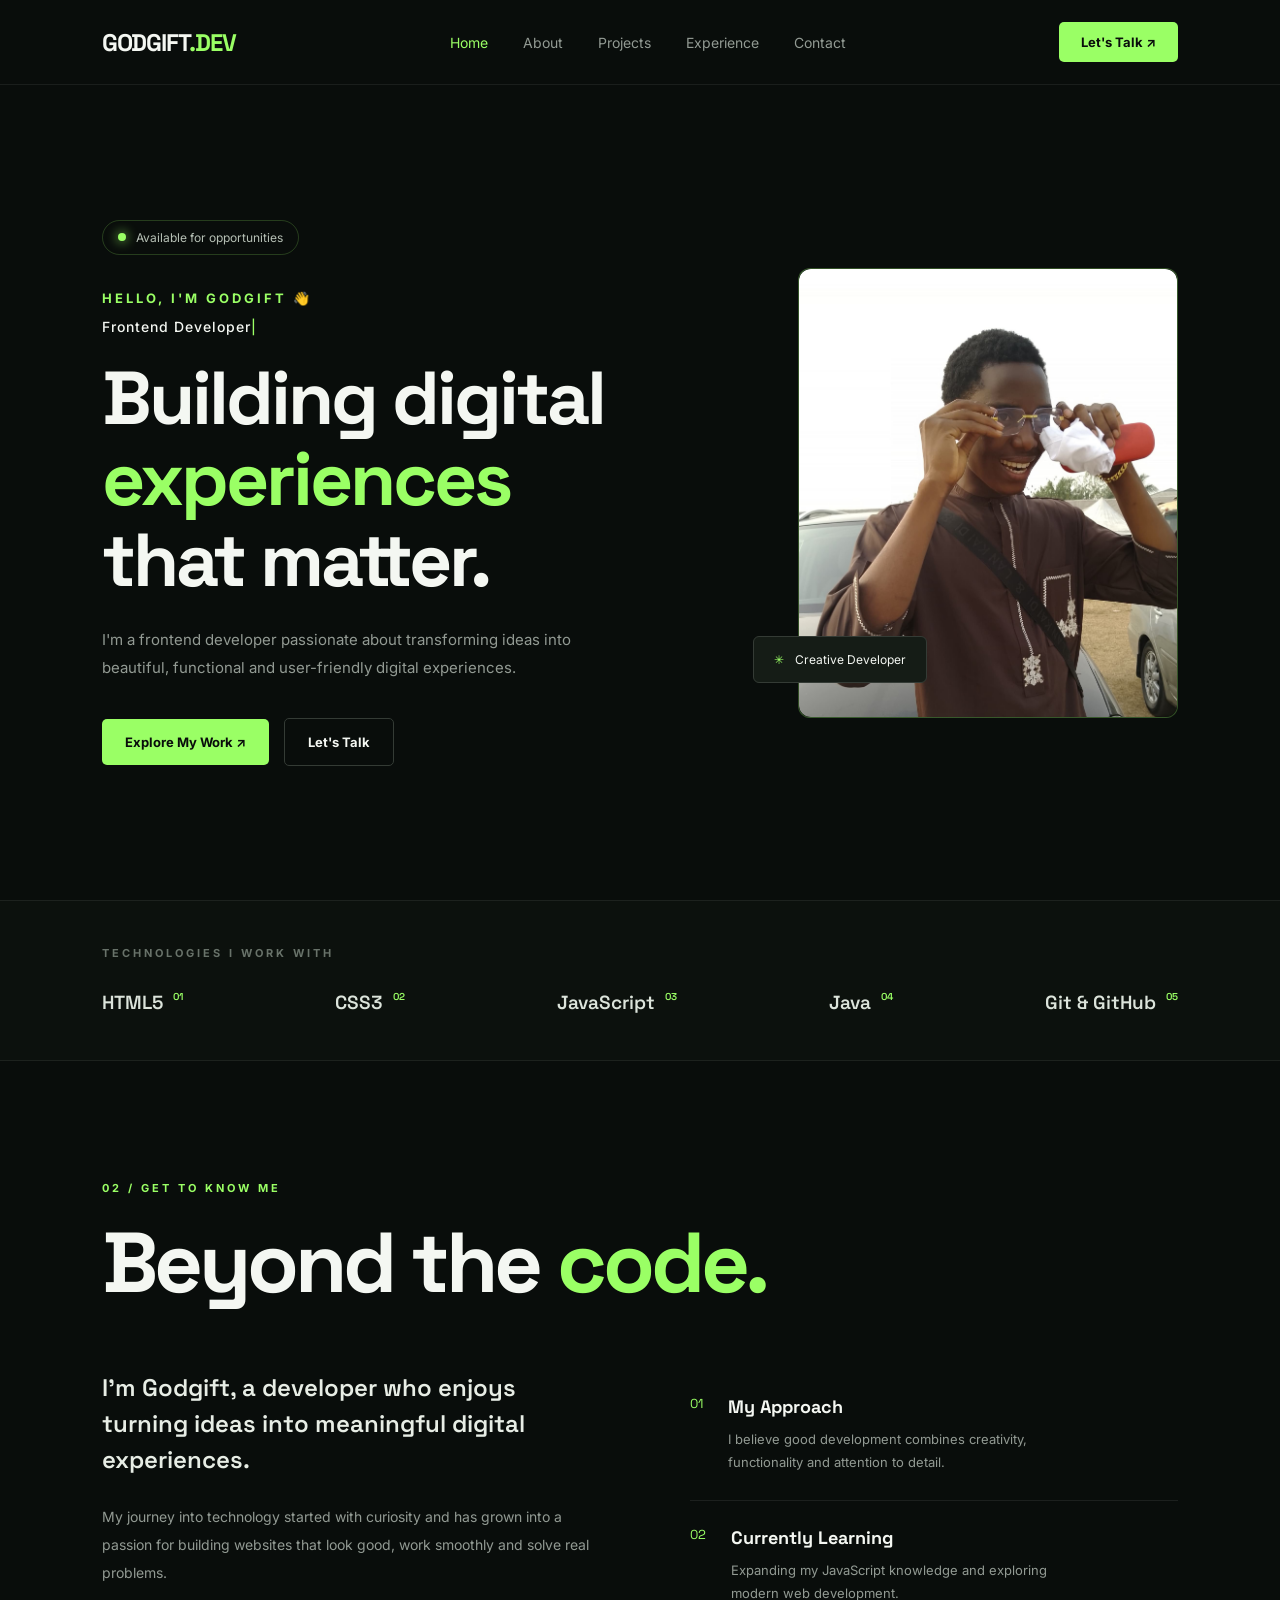
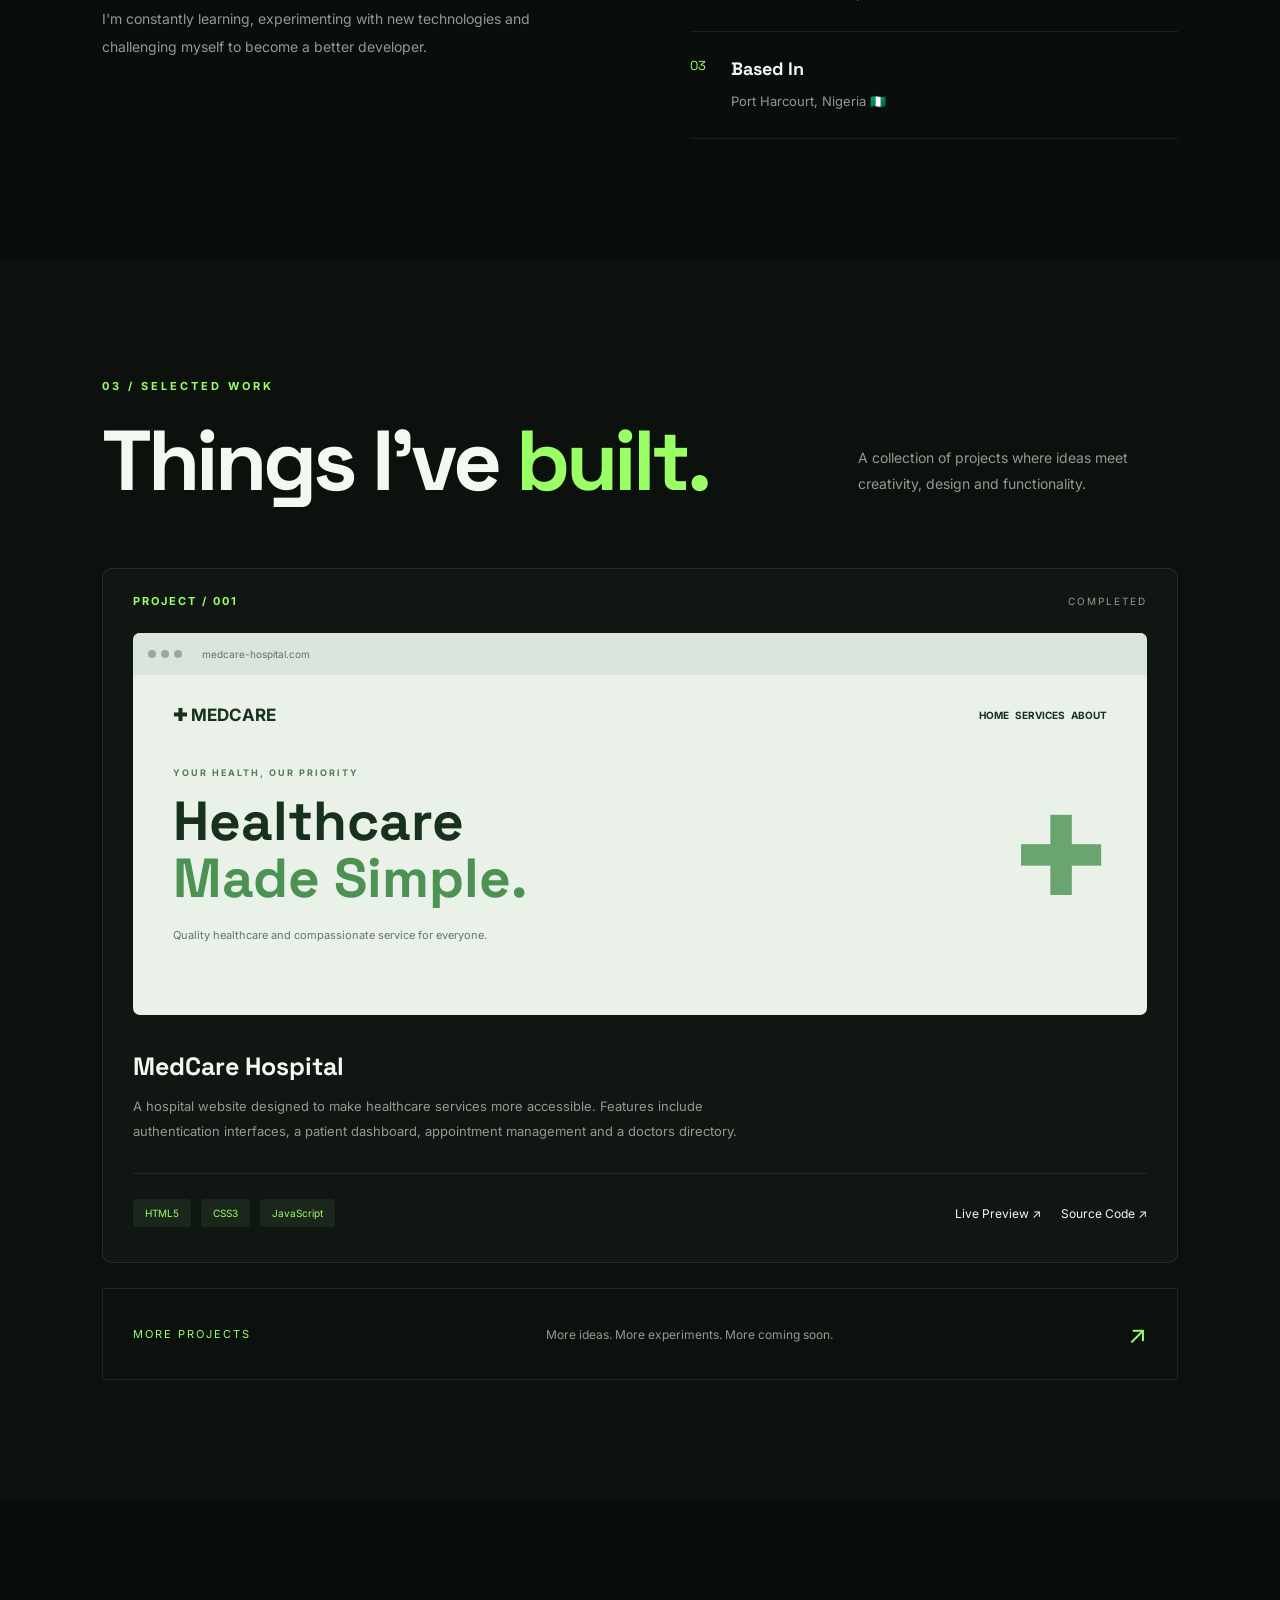
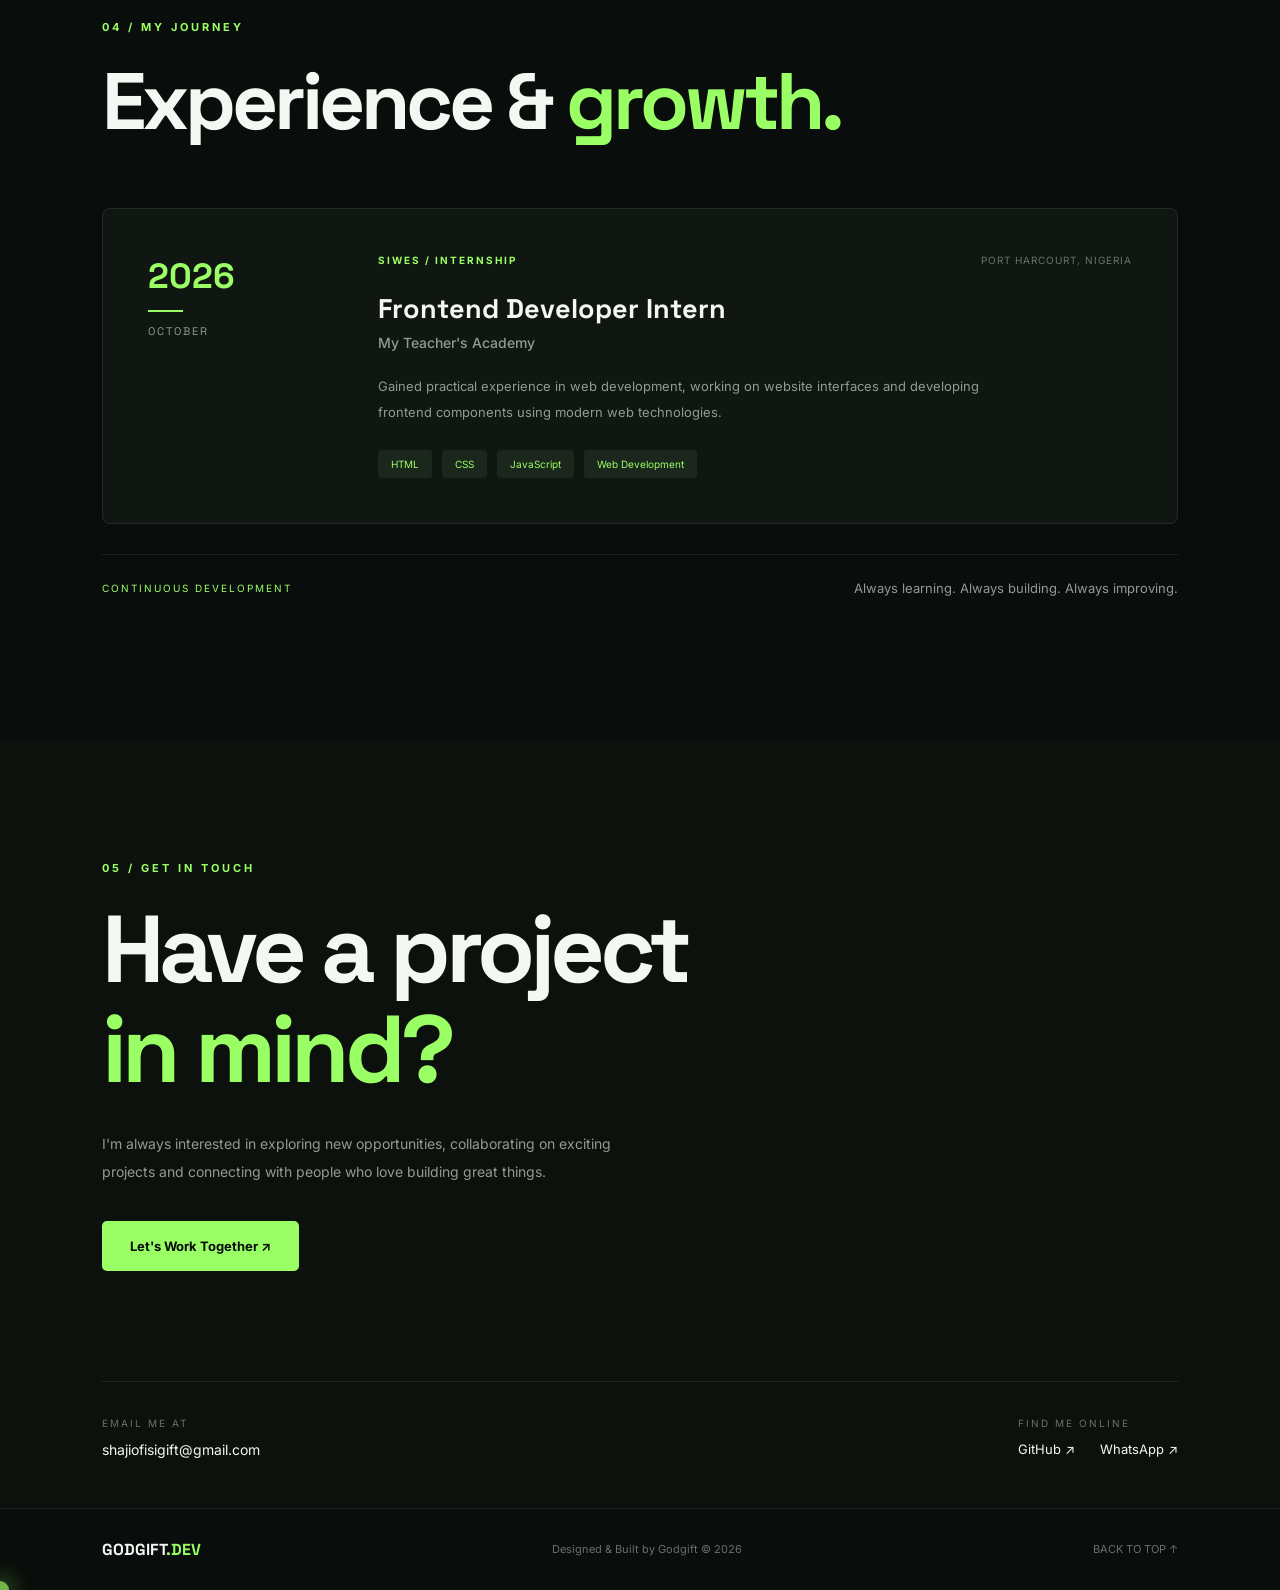
<file: index.html>
<!DOCTYPE html>
<html lang="en">

<head>
    <meta charset="UTF-8">
    <meta name="viewport" content="width=device-width, initial-scale=1.0">

    <meta property="og:title" content="Godgift | Frontend Developer">

    <meta property="og:description"
        content="I build modern, responsive and user-friendly digital experiences. Explore my work and let's collaborate.">

    <meta property="og:type" content="website">

    <meta property="og:image" content="images/og-image.png">

    <title>Godgift | Frontend Developer</title>

    <meta name="description"
        content="Godgift is a frontend developer based in Port Harcourt, Nigeria, building modern, responsive and user-friendly websites.">

    <meta name="theme-color" content="#090D0B">

    <link rel="icon" type="image/svg+xml" href="images/favicon.svg">

    <link rel="stylesheet" href="style.css">

    <script src="script.js" defer></script>
</head>

<body>

    <div class="preloader" id="preloader">
        <div class="loader-content">
            <h2>GODGIFT<span>.DEV</span></h2>
            <div class="loader-bar">
                <div class="loader-progress" id="loaderProgress"></div>
            </div>
            <p id="loaderPercentage">0%</p>
        </div>
    </div>

    <header class="navbar">

        <a href="#home" class="logo">
            GODGIFT<span>.DEV</span>
        </a>

        <nav class="nav-links" id="navLinks">
            <a href="#home">Home</a>
            <a href="#about">About</a>
            <a href="#projects">Projects</a>
            <a href="#experience">Experience</a>
            <a href="#contact">Contact</a>
        </nav>

        <a href="#contact" class="nav-button">
            Let's Talk ↗
        </a>

        <button class="menu-toggle" id="menuToggle" aria-label="Toggle navigation">
            ☰
        </button>

    </header>

    <main>

        <section class="hero" id="home">

            <div class="hero-content">

                <div class="availability">
                    <span class="status-dot"></span>
                    Available for opportunities
                </div>

                <p class="hero-intro">
                    HELLO, I'M GODGIFT 👋
                    <span class="typing-text"></span>
                </p>
                <h1>
                    Building digital
                    <span>experiences</span>
                    that matter.
                </h1>

                <p class="hero-description">
                    I'm a frontend developer passionate about
                    transforming ideas into beautiful, functional
                    and user-friendly digital experiences.
                </p>

                <div class="hero-buttons">
                    <a href="#projects" class="primary-btn magnetic">Explore My Work ↗</a>

                    <a href="#contact" class="secondary-btn">
                        Let's Talk
                    </a>
                </div>

            </div>


            <div class="hero-visual">

                <div class="portrait-placeholder">

                    <img src="Godgift.jpg" alt="Temporary developer portrait" class="developer-photo">

                    <span class="placeholder-caption">
                        DEVELOPER_PROFILE.exe
                    </span>

                </div>

                <div class="floating-tag">
                    <span>✳</span> Creative Developer
                </div>

            </div>

        </section>



    </main>

    <section class="tech-stack">

        <p class="stack-label">TECHNOLOGIES I WORK WITH</p>

        <div class="stack-list">

            <div class="stack-item">HTML5 <span>01</span></div>
            <div class="stack-item">CSS3 <span>02</span></div>
            <div class="stack-item">JavaScript <span>03</span></div>
            <div class="stack-item">Java <span>04</span></div>
            <div class="stack-item">Git & GitHub <span>05</span></div>

        </div>

    </section>

    <section class="about-section" id="about">

        <div class="about-heading">
            <p class="section-label">02 / GET TO KNOW ME</p>

            <h2>
                Beyond the
                <span>code.</span>
            </h2>
        </div>

        <div class="about-content">

            <div class="about-left">

                <p class="about-intro">
                    I'm Godgift, a developer who enjoys turning
                    ideas into meaningful digital experiences.
                </p>

                <p class="about-description">
                    My journey into technology started with curiosity
                    and has grown into a passion for building websites
                    that look good, work smoothly and solve real problems.
                </p>

                <p class="about-description">
                    I'm constantly learning, experimenting with new
                    technologies and challenging myself to become
                    a better developer.
                </p>

            </div>


            <div class="about-right">

                <div class="about-info">

                    <span class="info-number">01</span>

                    <div>
                        <h3>My Approach</h3>
                        <p>
                            I believe good development combines
                            creativity, functionality and attention
                            to detail.
                        </p>
                    </div>

                </div>


                <div class="about-info">

                    <span class="info-number">02</span>

                    <div>
                        <h3>Currently Learning</h3>
                        <p>
                            Expanding my JavaScript knowledge
                            and exploring modern web development.
                        </p>
                    </div>

                </div>


                <div class="about-info">

                    <span class="info-number">03</span>

                    <div>
                        <h3>Based In</h3>
                        <p>Port Harcourt, Nigeria 🇳🇬</p>
                    </div>

                </div>

            </div>

        </div>

    </section>

    <section class="projects-section" id="projects">

        <div class="projects-header">

            <div>
                <p class="section-label">03 / SELECTED WORK</p>

                <h2>
                    Things I've
                    <span>built.</span>
                </h2>
            </div>

            <p class="projects-intro">
                A collection of projects where ideas meet
                creativity, design and functionality.
            </p>

        </div>


        <div class="project-card">

            <div class="project-top">

                <span class="project-number">PROJECT / 001</span>

                <span class="project-status">
                    COMPLETED
                </span>

            </div>


            <div class="project-preview">

                <div class="browser-bar">

                    <div class="browser-dots">
                        <span></span>
                        <span></span>
                        <span></span>
                    </div>

                    <p>medcare-hospital.com</p>

                </div>

                <div class="preview-content">

                    <div class="preview-nav">
                        <span>✚ MEDCARE</span>
                        <span>HOME &nbsp; SERVICES &nbsp; ABOUT</span>
                    </div>

                    <div class="preview-hero">

                        <div>
                            <p>YOUR HEALTH, OUR PRIORITY</p>

                            <h3>
                                Healthcare
                                <span>Made Simple.</span>
                            </h3>

                            <small>
                                Quality healthcare and compassionate
                                service for everyone.
                            </small>

                        </div>

                        <div class="preview-symbol">✚</div>

                    </div>

                </div>

            </div>


            <div class="project-details">

                <div class="project-info">

                    <h3>MedCare Hospital</h3>

                    <p>
                        A hospital website designed to make healthcare
                        services more accessible. Features include
                        authentication interfaces, a patient dashboard,
                        appointment management and a doctors directory.
                    </p>

                </div>


                <div class="project-bottom">

                    <div class="project-tech">

                        <span>HTML5</span>
                        <span>CSS3</span>
                        <span>JavaScript</span>

                    </div>

                    <div class="project-links">

                        <a href="https://godgift001-web.github.io/medcare-hospital/" class="project-link">
                            Live Preview ↗
                        </a>

                        <a href="https://github.com/Godgift001-web/medcare-hospital" class="project-link">
                            Source Code ↗
                        </a>

                    </div>

                </div>

            </div>

        </div>


        <div class="more-projects">

            <span>MORE PROJECTS</span>

            <p>More ideas. More experiments. More coming soon.</p>

            <span class="more-arrow">↗</span>

        </div>

    </section>

    <section class="experience-section" id="experience">

        <div class="experience-heading">

            <p class="section-label">04 / MY JOURNEY</p>

            <h2>
                Experience &
                <span>growth.</span>
            </h2>

        </div>


        <div class="experience-card">

            <div class="experience-date">
                <span>2026</span>
                <span class="experience-line"></span>
                <span>OCTOBER</span>
            </div>


            <div class="experience-details">

                <div class="experience-top">
                    <span class="experience-type">SIWES / INTERNSHIP</span>
                    <span class="experience-location">PORT HARCOURT, NIGERIA</span>
                </div>

                <h3>Frontend Developer Intern</h3>

                <h4>My Teacher's Academy</h4>

                <p>
                    Gained practical experience in web development,
                    working on website interfaces and developing
                    frontend components using modern web technologies.
                </p>

                <div class="experience-skills">
                    <span>HTML</span>
                    <span>CSS</span>
                    <span>JavaScript</span>
                    <span>Web Development</span>
                </div>

            </div>

        </div>


        <div class="experience-note">
            <span>CONTINUOUS DEVELOPMENT</span>

            <p>
                Always learning. Always building.
                Always improving.
            </p>

        </div>

    </section>


    <section class="contact-section" id="contact">

        <div class="contact-content">

            <p class="section-label">05 / GET IN TOUCH</p>

            <h2>
                Have a project
                <span>in mind?</span>
            </h2>

            <p class="contact-description">
                I'm always interested in exploring new opportunities,
                collaborating on exciting projects and connecting
                with people who love building great things.
            </p>

            <a href="https://mail.google.com/mail/?view=cm&fs=1&to=shajiofisigift@gmail.com" class="contact-button">
                Let's Work Together ↗
            </a>

        </div>


        <div class="contact-bottom">

            <div class="contact-email">
                <span>EMAIL ME AT</span>
                <p>shajiofisigift@gmail.com</p>
            </div>

            <div class="contact-socials">

                <span>FIND ME ONLINE</span>

                <div>
                    <a href="https://github.com/Godgift001-web" target="_blank" rel="noopener noreferrer">GitHub ↗</a>
                    <a href="https://wa.me/2347019766575" target="_blank" rel="noopener noreferrer">
                        WhatsApp ↗
                    </a>
                </div>

            </div>

        </div>

    </section>

    <footer class="footer">

        <a href="#home" class="footer-logo">
            GODGIFT<span>.DEV</span>
        </a>

        <p>Designed & Built by Godgift © 2026</p>

        <a href="#home" class="back-to-top">
            BACK TO TOP ↑
        </a>

    </footer>

    <div class="cursor-glow"></div>
</body>

</html>
</file>
<file: style.css>
/* GOOGLE FONTS */
@import url('https://fonts.googleapis.com/css2?family=Inter:wght@400;500;600;700;800&family=Space+Grotesk:wght@400;500;600;700&display=swap');


/* GENERAL RESET */
* {
    margin: 0;
    padding: 0;
    box-sizing: border-box;
}

html {
    scroll-behavior: smooth;
}

body {
    background: #090D0B;
    color: #F4F7F2;
    font-family: 'Inter', sans-serif;
}


/* NAVIGATION BAR */
.navbar {
    width: 100%;
    height: 85px;
    padding: 0 8%;
    display: flex;
    align-items: center;
    justify-content: space-between;
    border-bottom: 1px solid rgba(255, 255, 255, 0.07);
}


/* LOGO */
.logo {
    font-family: 'Space Grotesk', sans-serif;
    font-size: 24px;
    font-weight: 700;
    color: #F4F7F2;
    text-decoration: none;
    letter-spacing: -1px;
}

.logo span {
    color: #9AFF65;
}


/* NAVIGATION LINKS */
.nav-links {
    display: flex;
    align-items: center;
    gap: 35px;
}

.nav-links a {
    color: #929A93;
    text-decoration: none;
    font-size: 14px;
    transition: 0.3s ease;
}

.nav-links a:hover {
    color: #9AFF65;
}


/* CONTACT BUTTON */
.nav-button {
    padding: 12px 22px;
    background: #9AFF65;
    color: #090D0B;
    text-decoration: none;
    font-size: 13px;
    font-weight: 700;
    border-radius: 5px;
    transition: 0.3s ease;
}

.nav-button:hover {
    background: #B5FF91;
    transform: translateY(-2px);
}

/* HERO SECTION */

.hero {
    min-height: calc(100vh - 85px);
    padding: 80px 8%;
    display: flex;
    align-items: center;
    justify-content: space-between;
    gap: 60px;
}


/* HERO CONTENT */

.hero-content {
    max-width: 600px;
}

.availability {
    display: inline-flex;
    align-items: center;
    gap: 10px;
    padding: 9px 15px;
    border: 1px solid rgba(154, 255, 101, 0.2);
    border-radius: 30px;
    color: #B6C0B5;
    font-size: 12px;
    margin-bottom: 35px;
}

.status-dot {
    width: 8px;
    height: 8px;
    background: #9AFF65;
    border-radius: 50%;
    box-shadow: 0 0 12px #9AFF65;
}

.hero-intro {
    color: #9AFF65;
    font-size: 13px;
    font-weight: 700;
    letter-spacing: 3px;
    margin-bottom: 20px;
}

.hero h1 {
    font-family: 'Space Grotesk', sans-serif;
    font-size: clamp(45px, 6vw, 75px);
    line-height: 1.08;
    letter-spacing: -3px;
    margin-bottom: 25px;
}

.hero h1 span {
    color: #9AFF65;
    display: block;
}

.hero-description {
    color: #929A93;
    font-size: 15px;
    line-height: 1.9;
    max-width: 480px;
    margin-bottom: 35px;
}


/* HERO BUTTONS */

.hero-buttons {
    display: flex;
    align-items: center;
    gap: 15px;
}

.primary-btn,
.secondary-btn {
    padding: 15px 23px;
    text-decoration: none;
    font-size: 13px;
    font-weight: 700;
    border-radius: 5px;
    transition: 0.3s ease;
    position: relative;
    overflow: hidden;
}

.primary-btn {
    background: #9AFF65;
    color: #090D0B;
}

.primary-btn:hover {
    background: #B5FF91;
    transform: translateY(-3px);
}

.secondary-btn {
    color: #F4F7F2;
    border: 1px solid #343B35;
}

.secondary-btn:hover {
    border-color: #9AFF65;
    color: #9AFF65;
}


/* PORTRAIT PLACEHOLDER */

.hero-visual {
    position: relative;
    width: 380px;
    flex-shrink: 0;
}

.portrait-placeholder {
    height: 450px;
    width: 100%;
    background: linear-gradient(145deg, #17231A, #0D110E);
    border: 1px solid rgba(154, 255, 101, 0.25);
    border-radius: 12px;
    display: flex;
    flex-direction: column;
    align-items: center;
    justify-content: center;
    position: relative;
    overflow: hidden;
}

.portrait-placeholder::before {
    content: "";
    position: absolute;
    width: 250px;
    height: 250px;
    background: #9AFF65;
    filter: blur(150px);
    opacity: 0.12;
}

.placeholder-icon {
    font-family: 'Space Grotesk', sans-serif;
    font-size: 110px;
    font-weight: 700;
    color: #9AFF65;
    z-index: 1;
}

.portrait-placeholder p {
    font-size: 11px;
    letter-spacing: 4px;
    color: #929A93;
    z-index: 1;
}

.placeholder-caption {
    position: absolute;
    bottom: 20px;
    font-size: 10px;
    color: #59635A;
    letter-spacing: 2px;
}


/* FLOATING TAG */

.floating-tag {
    position: absolute;
    bottom: 35px;
    left: -45px;
    padding: 15px 20px;
    background: #151C16;
    border: 1px solid #343B35;
    border-radius: 6px;
    font-size: 12px;
    color: #F4F7F2;
}

.floating-tag span {
    color: #9AFF65;
    margin-right: 8px;
}

/* TABLET RESPONSIVENESS */

@media (max-width: 1024px) {

    .hero {
        gap: 35px;
        padding: 60px 6%;
    }

    .hero-visual {
        width: 320px;
    }

    .portrait-placeholder {
        height: 400px;
    }

}


/* MOBILE RESPONSIVENESS */

@media (max-width: 768px) {

    .navbar {
        padding: 0 5%;
        height: 75px;
    }

    .nav-links {
        display: none;
    }

    .logo {
        font-size: 21px;
    }

    .hero {
        flex-direction: column;
        text-align: center;
        padding: 65px 6%;
        gap: 55px;
    }

    .hero-content {
        width: 100%;
    }

    .availability {
        margin-bottom: 25px;
    }

    .hero h1 {
        font-size: 48px;
        letter-spacing: -2px;
    }

    .hero-description {
        margin-left: auto;
        margin-right: auto;
    }

    .hero-buttons {
        justify-content: center;
        flex-wrap: wrap;
    }

    .hero-visual {
        width: 85%;
        max-width: 380px;
    }

    .portrait-placeholder {
        height: 400px;
    }

    .floating-tag {
        left: -15px;
    }

}


/* SMALL MOBILE DEVICES */

@media (max-width: 480px) {

    .nav-button {
        padding: 10px 14px;
        font-size: 11px;
    }

    .hero h1 {
        font-size: 40px;
    }

    .hero-description {
        font-size: 14px;
    }

    .hero-visual {
        width: 90%;
    }

    .portrait-placeholder {
        height: 350px;
    }

}

/* TECH STACK SECTION */

.tech-stack {
    padding: 45px 8%;
    border-top: 1px solid rgba(255, 255, 255, 0.07);
    border-bottom: 1px solid rgba(255, 255, 255, 0.07);
    background: #0C110D;
}

.stack-label {
    color: #687269;
    font-size: 11px;
    font-weight: 700;
    letter-spacing: 3px;
    margin-bottom: 30px;
}

.stack-list {
    display: flex;
    justify-content: space-between;
    align-items: center;
    flex-wrap: wrap;
    gap: 20px;
}

.stack-item {
    font-family: 'Space Grotesk', sans-serif;
    font-size: 19px;
    font-weight: 600;
    color: #DCE4DB;
    transition: 0.3s ease;
}

.stack-item span {
    color: #9AFF65;
    font-size: 10px;
    vertical-align: top;
    margin-left: 5px;
}

.stack-item:hover {
    color: #9AFF65;
    transform: translateY(-4px);
}


/* TECH STACK MOBILE */

@media (max-width: 768px) {

    .tech-stack {
        padding: 40px 6%;
    }

    .stack-list {
        justify-content: flex-start;
        gap: 25px 35px;
    }

    .stack-item {
        font-size: 16px;
    }

}



/* ABOUT SECTION */

.about-section {
    padding: 120px 8%;
    background: #090D0B;
}

.section-label {
    color: #9AFF65;
    font-size: 11px;
    font-weight: 700;
    letter-spacing: 3px;
    margin-bottom: 25px;
}

.about-heading h2 {
    font-family: 'Space Grotesk', sans-serif;
    font-size: clamp(55px, 7vw, 85px);
    line-height: 1;
    letter-spacing: -4px;
    margin-bottom: 65px;
}

.about-heading h2 span {
    color: #9AFF65;
}


/* ABOUT CONTENT */

.about-content {
    display: grid;
    grid-template-columns: 1fr 1fr;
    gap: 100px;
}

.about-left {
    max-width: 500px;
}

.about-intro {
    font-family: 'Space Grotesk', sans-serif;
    font-size: 24px;
    font-weight: 600;
    line-height: 1.5;
    color: #E7EDE5;
    margin-bottom: 25px;
}

.about-description {
    color: #929A93;
    font-size: 14px;
    line-height: 2;
    margin-bottom: 18px;
}


/* ABOUT INFORMATION */

.about-right {
    display: flex;
    flex-direction: column;
}

.about-info {
    display: flex;
    gap: 25px;
    padding: 25px 0;
    border-bottom: 1px solid rgba(255, 255, 255, 0.08);
}

.info-number {
    color: #9AFF65;
    font-family: 'Space Grotesk', sans-serif;
    font-size: 13px;
}

.about-info h3 {
    font-family: 'Space Grotesk', sans-serif;
    font-size: 18px;
    margin-bottom: 10px;
}

.about-info p {
    color: #929A93;
    font-size: 13px;
    line-height: 1.8;
    max-width: 350px;
}


/* ABOUT MOBILE RESPONSIVENESS */

@media (max-width: 768px) {

    .about-section {
        padding: 85px 6%;
    }

    .about-heading h2 {
        font-size: 60px;
        margin-bottom: 45px;
    }

    .about-content {
        grid-template-columns: 1fr;
        gap: 45px;
    }

    .about-intro {
        font-size: 21px;
    }

}

/* PROJECTS SECTION */

.projects-section {
    padding: 120px 8%;
    background: #0C110D;
}

.projects-header {
    display: flex;
    justify-content: space-between;
    align-items: flex-end;
    gap: 40px;
    margin-bottom: 65px;
}

.projects-header h2 {
    font-family: 'Space Grotesk', sans-serif;
    font-size: clamp(55px, 7vw, 85px);
    line-height: 1;
    letter-spacing: -4px;
}

.projects-header h2 span {
    color: #9AFF65;
}

.projects-intro {
    color: #929A93;
    font-size: 14px;
    line-height: 1.9;
    max-width: 320px;
    padding-bottom: 5px;
}


/* PROJECT CARD */

.project-card {
    border: 1px solid rgba(255, 255, 255, 0.09);
    background: #101712;
    border-radius: 10px;
    overflow: hidden;
}

.project-top {
    padding: 25px 30px;
    display: flex;
    justify-content: space-between;
    align-items: center;
}

.project-number {
    color: #9AFF65;
    font-size: 11px;
    letter-spacing: 2px;
    font-weight: 700;
}

.project-status {
    color: #929A93;
    font-size: 10px;
    letter-spacing: 2px;
}


/* BROWSER PREVIEW */

.project-preview {
    margin: 0 30px;
    background: #E9F1E9;
    border-radius: 7px;
    overflow: hidden;
}

.browser-bar {
    height: 42px;
    background: #DCE5DC;
    display: flex;
    align-items: center;
    padding: 0 15px;
    gap: 20px;
}

.browser-dots {
    display: flex;
    gap: 5px;
}

.browser-dots span {
    width: 8px;
    height: 8px;
    border-radius: 50%;
    background: #9BA99B;
}

.browser-bar p {
    font-size: 10px;
    color: #657265;
}


/* MINI WEBSITE PREVIEW */

.preview-content {
    padding: 30px 40px;
    color: #18301E;
}

.preview-nav {
    display: flex;
    justify-content: space-between;
    align-items: center;
    font-size: 10px;
    font-weight: 700;
}

.preview-nav span:first-child {
    font-size: 17px;
}

.preview-hero {
    min-height: 260px;
    display: flex;
    justify-content: space-between;
    align-items: center;
    gap: 20px;
}

.preview-hero p {
    font-size: 9px;
    font-weight: 700;
    letter-spacing: 2px;
    margin-bottom: 15px;
    color: #547A59;
}

.preview-hero h3 {
    font-family: 'Space Grotesk', sans-serif;
    font-size: clamp(30px, 5vw, 55px);
    line-height: 1.05;
    margin-bottom: 15px;
}

.preview-hero h3 span {
    color: #4B9253;
    display: block;
}

.preview-hero small {
    font-size: 11px;
    color: #647664;
}

.preview-symbol {
    font-size: 110px;
    color: #4B9253;
    opacity: 0.8;
}


/* PROJECT DETAILS */

.project-details {
    padding: 35px 30px;
}

.project-info h3 {
    font-family: 'Space Grotesk', sans-serif;
    font-size: 25px;
    margin-bottom: 12px;
}

.project-info p {
    max-width: 650px;
    color: #929A93;
    font-size: 13px;
    line-height: 1.9;
}

.project-bottom {
    display: flex;
    justify-content: space-between;
    align-items: center;
    gap: 25px;
    margin-top: 30px;
    padding-top: 25px;
    border-top: 1px solid rgba(255, 255, 255, 0.08);
}

.project-tech {
    display: flex;
    flex-wrap: wrap;
    gap: 10px;
}

.project-tech span {
    padding: 8px 12px;
    background: #1B271D;
    color: #9AFF65;
    font-size: 10px;
    border-radius: 4px;
}

.project-links {
    display: flex;
    gap: 20px;
}

.project-link {
    color: #F4F7F2;
    font-size: 12px;
    text-decoration: none;
    transition: 0.3s ease;
}

.project-link:hover {
    color: #9AFF65;
}


/* MORE PROJECTS */

.more-projects {
    margin-top: 25px;
    padding: 30px;
    border: 1px solid rgba(255, 255, 255, 0.09);
    display: flex;
    align-items: center;
    justify-content: space-between;
    gap: 20px;
}

.more-projects>span:first-child {
    color: #9AFF65;
    font-size: 11px;
    letter-spacing: 2px;
}

.more-projects p {
    color: #929A93;
    font-size: 12px;
}

.more-arrow {
    color: #9AFF65;
    font-size: 25px;
}


/* PROJECTS MOBILE */

@media (max-width: 768px) {

    .projects-section {
        padding: 85px 6%;
    }

    .projects-header {
        flex-direction: column;
        align-items: flex-start;
        gap: 20px;
    }

    .projects-header h2 {
        font-size: 60px;
    }

    .project-top {
        padding: 20px;
    }

    .project-preview {
        margin: 0 15px;
    }

    .preview-content {
        padding: 25px 20px;
    }

    .preview-nav span:last-child {
        display: none;
    }

    .preview-hero {
        min-height: 220px;
    }

    .preview-symbol {
        font-size: 65px;
    }

    .project-details {
        padding: 25px 20px;
    }

    .project-bottom {
        flex-direction: column;
        align-items: flex-start;
    }

    .project-links {
        flex-wrap: wrap;
    }

    .more-projects {
        flex-wrap: wrap;
    }

}

/* EXPERIENCE SECTION */

.experience-section {
    padding: 120px 8%;
    background: #090D0B;
}

.experience-heading h2 {
    font-family: 'Space Grotesk', sans-serif;
    font-size: clamp(50px, 7vw, 80px);
    line-height: 1.05;
    letter-spacing: -4px;
    margin-bottom: 65px;
}

.experience-heading h2 span {
    color: #9AFF65;
}


/* EXPERIENCE CARD */

.experience-card {
    display: grid;
    grid-template-columns: 180px 1fr;
    gap: 50px;
    padding: 45px;
    background: #101712;
    border: 1px solid rgba(255, 255, 255, 0.08);
    border-radius: 8px;
}


/* EXPERIENCE DATE */

.experience-date {
    display: flex;
    flex-direction: column;
    align-items: flex-start;
    gap: 12px;
    font-family: 'Space Grotesk', sans-serif;
}

.experience-date span:first-child {
    color: #9AFF65;
    font-size: 35px;
    font-weight: 700;
}

.experience-date span:last-child {
    color: #929A93;
    font-size: 11px;
    letter-spacing: 2px;
}

.experience-line {
    width: 35px;
    height: 2px;
    background: #9AFF65;
}


/* EXPERIENCE DETAILS */

.experience-top {
    display: flex;
    justify-content: space-between;
    gap: 20px;
    margin-bottom: 25px;
}

.experience-type {
    color: #9AFF65;
    font-size: 10px;
    font-weight: 700;
    letter-spacing: 2px;
}

.experience-location {
    color: #687269;
    font-size: 10px;
    letter-spacing: 1px;
}

.experience-details h3 {
    font-family: 'Space Grotesk', sans-serif;
    font-size: 27px;
    margin-bottom: 8px;
}

.experience-details h4 {
    color: #929A93;
    font-size: 14px;
    font-weight: 500;
    margin-bottom: 22px;
}

.experience-details p {
    color: #929A93;
    font-size: 13px;
    line-height: 2;
    max-width: 650px;
    margin-bottom: 25px;
}


/* EXPERIENCE SKILLS */

.experience-skills {
    display: flex;
    flex-wrap: wrap;
    gap: 10px;
}

.experience-skills span {
    padding: 8px 13px;
    background: #1B271D;
    color: #9AFF65;
    font-size: 10px;
    border-radius: 4px;
}


/* EXPERIENCE NOTE */

.experience-note {
    margin-top: 30px;
    padding: 25px 0;
    border-top: 1px solid rgba(255, 255, 255, 0.08);
    display: flex;
    justify-content: space-between;
    align-items: center;
    gap: 20px;
}

.experience-note span {
    color: #9AFF65;
    font-size: 10px;
    letter-spacing: 2px;
}

.experience-note p {
    color: #929A93;
    font-size: 13px;
}


/* EXPERIENCE RESPONSIVENESS */

@media (max-width: 768px) {

    .experience-section {
        padding: 85px 6%;
    }

    .experience-heading h2 {
        font-size: 55px;
        margin-bottom: 45px;
    }

    .experience-card {
        grid-template-columns: 1fr;
        gap: 30px;
        padding: 25px;
    }

    .experience-date {
        flex-direction: row;
        align-items: center;
    }

    .experience-date span:first-child {
        font-size: 25px;
    }

    .experience-top {
        flex-direction: column;
    }

    .experience-details h3 {
        font-size: 23px;
    }

    .experience-note {
        flex-direction: column;
        align-items: flex-start;
    }

}


/* CONTACT SECTION */

.contact-section {
    padding: 120px 8% 50px;
    background: #0C110D;
}

.contact-content {
    max-width: 850px;
    margin-bottom: 110px;
}

.contact-content h2 {
    font-family: 'Space Grotesk', sans-serif;
    font-size: clamp(55px, 8vw, 95px);
    line-height: 1.05;
    letter-spacing: -5px;
    margin-bottom: 30px;
}

.contact-content h2 span {
    display: block;
    color: #9AFF65;
}

.contact-description {
    max-width: 550px;
    color: #929A93;
    font-size: 14px;
    line-height: 2;
    margin-bottom: 35px;
}


/* CONTACT BUTTON */

.contact-button {
    display: inline-block;
    padding: 17px 28px;
    background: #9AFF65;
    color: #090D0B;
    text-decoration: none;
    font-size: 13px;
    font-weight: 700;
    border-radius: 5px;
    transition: 0.3s ease;
}

.contact-button:hover {
    background: #B5FF91;
    transform: translateY(-4px);
}


/* CONTACT BOTTOM */

.contact-bottom {
    display: flex;
    justify-content: space-between;
    align-items: center;
    gap: 30px;
    padding-top: 35px;
    border-top: 1px solid rgba(255, 255, 255, 0.09);
}

.contact-email span,
.contact-socials>span {
    color: #687269;
    font-size: 10px;
    letter-spacing: 2px;
    display: block;
    margin-bottom: 12px;
}

.contact-email p {
    color: #F4F7F2;
    font-size: 14px;
}

.contact-socials div {
    display: flex;
    gap: 25px;
}

.contact-socials a {
    color: #F4F7F2;
    font-size: 13px;
    text-decoration: none;
    transition: 0.3s ease;
}

.contact-socials a:hover {
    color: #9AFF65;
}


/* CONTACT MOBILE */

@media (max-width: 768px) {

    .contact-section {
        padding: 85px 6% 40px;
    }

    .contact-content {
        margin-bottom: 75px;
    }

    .contact-content h2 {
        font-size: 58px;
        letter-spacing: -3px;
    }

    .contact-bottom {
        flex-direction: column;
        align-items: flex-start;
    }

    .contact-socials {
        margin-top: 15px;
    }

}

/* FOOTER */

.footer {
    padding: 30px 8%;
    display: flex;
    justify-content: space-between;
    align-items: center;
    gap: 20px;
    border-top: 1px solid rgba(255, 255, 255, 0.08);
    background: #090D0B;
}

.footer-logo {
    color: #F4F7F2;
    font-family: 'Space Grotesk', sans-serif;
    font-weight: 700;
    text-decoration: none;
}

.footer-logo span {
    color: #9AFF65;
}

.footer p,
.back-to-top {
    color: #687269;
    font-size: 11px;
}

.back-to-top {
    text-decoration: none;
}

.back-to-top:hover {
    color: #9AFF65;
}

@media (max-width: 600px) {
    .footer {
        flex-direction: column;
        text-align: center;
        padding: 30px 6%;
    }
}

/* MOBILE MENU BUTTON */

.menu-toggle {
    display: none;
    background: none;
    border: none;
    color: #9AFF65;
    font-size: 28px;
    cursor: pointer;
}


/* MOBILE NAVIGATION */

@media (max-width: 768px) {

    .menu-toggle {
        display: block;
    }

    .nav-links {
        display: none;
        position: absolute;
        top: 75px;
        left: 0;
        width: 100%;
        padding: 25px 6%;
        background: #101712;
        flex-direction: column;
        align-items: flex-start;
        gap: 25px;
        border-bottom: 1px solid #28352B;
        z-index: 100;
    }

    .nav-links.active {
        display: flex;
    }

    .nav-links a {
        font-size: 15px;
    }

}

/* SCROLL REVEAL ANIMATIONS */

.reveal {
    opacity: 0;
    transform: translateY(35px);
    transition: opacity 0.8s ease, transform 0.8s ease;
}

.reveal.visible {
    opacity: 1;
    transform: translateY(0);
}


/* ACCESSIBILITY */

@media (prefers-reduced-motion: reduce) {

    .reveal {
        opacity: 1;
        transform: none;
        transition: none;
    }

}

.nav-links a.active-link {
    color: #9AFF65;
}


.cursor-glow {
    position: fixed;
    width: 18px;
    height: 18px;
    background: #9AFF65;
    border-radius: 50%;
    pointer-events: none;
    transform: translate(-50%, -50%);
    z-index: 9999;
    opacity: 0;
    box-shadow: 0 0 25px #9AFF65;
    transition: opacity 0.3s ease;
}

@media (hover: hover) and (pointer: fine) {
    .cursor-glow {
        opacity: 0.7;
    }
}

@media (hover: none) {
    .cursor-glow {
        display: none;
    }
}

.project-card {
    transition: transform 0.4s ease, border-color 0.4s ease;
}

.project-card:hover {
    transform: translateY(-8px);
    border-color: rgba(154, 255, 101, 0.4);
}

.typing-text {
    display: block;
    color: #F4F7F2;
    font-size: 14px;
    font-weight: 500;
    letter-spacing: 1px;
    margin-top: 12px;
    min-height: 20px;
}

.typing-text::after {
    content: "|";
    color: #9AFF65;
    animation: blink 0.7s infinite;
}

@keyframes blink {
    50% {
        opacity: 0;
    }
}

.ripple {
    position: absolute;
    border-radius: 50%;
    background: rgba(255, 255, 255, 0.4);
    transform: scale(0);
    animation: rippleEffect 0.6s linear;
    pointer-events: none;
}

@keyframes rippleEffect {
    to {
        transform: scale(4);
        opacity: 0;
    }
}

.preloader {
    position: fixed;
    inset: 0;
    background: #090D0B;
    display: flex;
    align-items: center;
    justify-content: center;
    z-index: 10000;
    transition: opacity 0.6s ease, visibility 0.6s ease;
}

.preloader.hidden {
    opacity: 0;
    visibility: hidden;
}

.loader-content {
    width: 260px;
    text-align: center;
}

.loader-content h2 {
    font-family: 'Space Grotesk', sans-serif;
    font-size: 28px;
    margin-bottom: 30px;
}

.loader-content h2 span {
    color: #9AFF65;
}

.loader-bar {
    width: 100%;
    height: 3px;
    background: #263027;
    overflow: hidden;
    border-radius: 5px;
}

.loader-progress {
    width: 0%;
    height: 100%;
    background: #9AFF65;
    transition: width 0.1s linear;
}

#loaderPercentage {
    color: #9AFF65;
    font-size: 12px;
    margin-top: 15px;
    letter-spacing: 2px;
}

.error-page {
    min-height: 100vh;
    display: flex;
    align-items: center;
    justify-content: center;
    padding: 30px;
    text-align: center;
}

.error-content {
    max-width: 650px;
}

.error-content h1 {
    font-family: 'Space Grotesk', sans-serif;
    font-size: clamp(45px, 7vw, 75px);
    line-height: 1.1;
    letter-spacing: -3px;
    margin-bottom: 25px;
}

.error-content h1 span {
    color: #9AFF65;
    display: block;
}

.error-description {
    color: #929A93;
    font-size: 15px;
    line-height: 1.9;
    margin-bottom: 35px;
}

.error-content .primary-btn {
    display: inline-block;
}

.error-code {
    margin-top: 65px;
    color: #59635A;
    font-size: 10px;
    letter-spacing: 3px;
}

/* DEVELOPER PHOTO */

.developer-photo {
    width: 100%;
    height: 100%;
    object-fit: cover;
    object-position: center;
    border-radius: 12px;
    position: relative;
    z-index: 1;
}

.floating-tag {
    z-index: 2;
}
</file>
